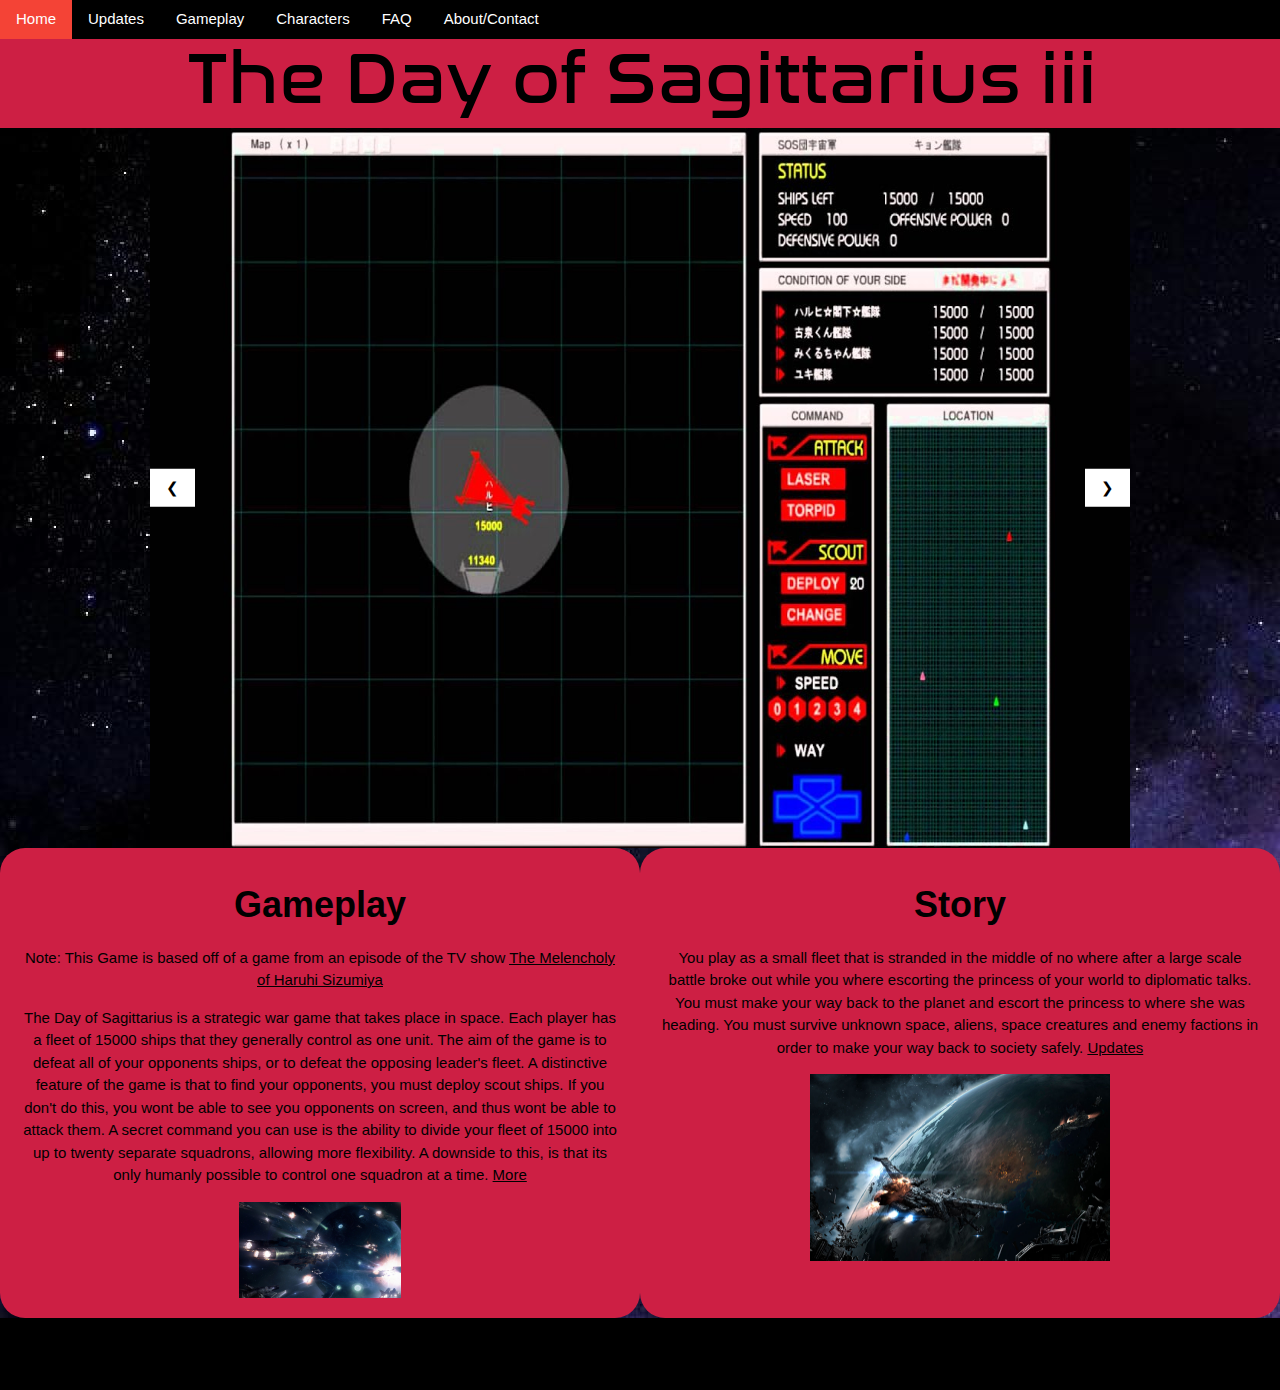
<file: index.html>
<!DOCTYPE html>
<html lang="en">
<head>    
	<meta charset="utf-8">
  <link rel="stylesheet" href="https://www.w3schools.com/w3css/4/w3.css">
	<link rel="stylesheet" type="text/css" href="mystyle.css">
	<title>Day of Sagittarius iii</title>
<link rel="shortcut icon" href="imgs/head.ico">
<link rel="stylesheet" href="https://cdnjs.cloudflare.com/ajax/libs/font-awesome/4.7.0/css/font-awesome.min.css">
</head>
<body>
  <div class="w3-hide-small">
    <div class="nav w3-bar w3-black">
    	<a class= "w3-bar-item w3-button active w3-hover-red" href="index.html">Home</a>
        <a class ="w3-bar-item w3-button w3-hover-red" href="booking.html">Updates</a>
        <a class ="w3-bar-item w3-button w3-hover-red" href="GamePlay.html">Gameplay</a>
        <a class ="w3-bar-item w3-button w3-hover-red" href="charcters.html">Characters</a>
        <a class ="w3-bar-item w3-button w3-hover-red" href="FAQ.html">FAQ</a>
        <a class ="w3-bar-item w3-button w3-hover-red" href="Contact.html">About/Contact</a>
    </div>
<div class="header">
    <img src="imgs/day.png" alt="Day of Sagittarius iii">
</div>
<div class= "w3-content w3-display-container">
    <img class = "slides img1" src="imgs/ship1.jpg" alt="Gameplay" style="width: 100%">
    <img class = "slides img1" src="imgs/ship2.png" alt="ships" style="width: 100%">
    <img class = "slides img1" src="imgs/ship3.png" alt="screenshot" style="width: 100%">
    <button class="button w3-button w3-display-left w3-white w3-hover-red" onclick="plusDivs(-1)">&#10094;</button>
	<button class="button w3-button w3-display-right w3-white w3-hover-red" onclick="plusDivs(+1)">&#10095;</button>
</div>
<script>
	var slideIndex = 1;
showDivs(slideIndex);

function plusDivs(n) {
  showDivs(slideIndex += n);
}

function showDivs(n) {
  var i;
  var x = document.getElementsByClassName("slides");
  if (n > x.length) {slideIndex = 1}
  if (n < 1) {slideIndex = x.length}
  for (i = 0; i < x.length; i++) {
    x[i].style.display = "none";  
  }
  x[slideIndex-1].style.display = "block";  
}
</script>
<script>
	var slideIndex = 0;
carousel();

function carousel() {
  var i;
  var x = document.getElementsByClassName("slides");
  for (i = 0; i < x.length; i++) {
    x[i].style.display = "none";
  }
  slideIndex++;
  if (slideIndex > x.length) {slideIndex = 1}
  x[slideIndex-1].style.display = "block";
  setTimeout(carousel, 5000); // Change image every 2 seconds
}
</script>
</div>
<div class="w3-hide-large w3-hide-medium">
<div class="w3-dropdown-hover w3-black">
  <button class="w3-black w3-button"><i class="fa fa-bars w3-xxlarge"></i></button>
    <div class="nav w3-dropdown-content w3-bar-block w3-black">
      <a class= "w3-bar-item w3-button w3-hover-red" href="index.html">Home</a>
        <a class ="w3-bar-item w3-button w3-hover-red" href="booking.html">Updates</a>
        <a class ="w3-bar-item w3-button w3-hover-red" href="GamePlay.html">Gameplay</a>
        <a class ="w3-bar-item w3-button w3-hover-red" href="charcters.html">Characters</a>
        <a class ="w3-bar-item w3-button w3-hover-red" href="FAQ.html">FAQ</a>
        <a class ="w3-bar-item w3-button w3-hover-red" href="Contact.html">About/Contact</a>
    </div>
</div>
<div class="header">
    <img src="imgs/day.png" alt="Day of Sagittarius iii" style="width: 100%">
</div>
<div class="w3-text-white w3-center">
<h1>Welcome to The Day Of Sagittarius!</h1>
</div>
<img src="imgs/ship1.jpg" alt="Ship" style="width: 100%">
</div>
<div class="w3-hide-small">
<div class="cards">
	<div class="card w3-half">
		<div class="c1">
			<h1><strong>Gameplay</strong></h1>
			<p>	Note: This Game is based off of a game from an episode of the TV show <span class ="tv"><a href="https://myanimelist.net/anime/849/Suzumiya_Haruhi_no_Yuuutsu">The Melencholy of Haruhi Sizumiya</a></span></p>

			<p>The Day of Sagittarius is a strategic war game that takes place in space. Each player has a fleet of 15000 ships that they generally control as one unit. The aim of the game is to defeat all of your opponents ships, or to defeat the opposing leader's fleet. A distinctive feature of the game is that to find your opponents, you must deploy scout ships. If you don't do this, you wont be able to see you opponents on screen, and thus wont be able to attack them. A secret command you can use is the ability to divide your fleet of 15000 into up to twenty separate squadrons, allowing more flexibility. A downside to this, is that its only humanly possible to control one squadron at a time. <a href="#"> More</a>
			</p>
			<img class="width" src="imgs/spacefight.jpg" alt="spacefight" style="width: 27%">
		</div>

	</div>
	<div class="card w3-half">
		<div class="c2">
			<h1><strong>Story</strong></h1>
			<p>You play as a small fleet that is stranded in the middle of no where after a large scale battle broke out while you where escorting the princess of your world to diplomatic talks. You must make your way back to the planet and escort the princess to where she was heading. You must survive unknown space, aliens, space creatures and enemy factions in order to make your way back to society safely. <a href="booking.html">Updates</a>
			</p>
			<img src="imgs/ship4.jpg" alt="Story" style="width: 50%">
		</div>	
	</div>
</div>
<div class="w3-bar footer w3-xlarge">
	<a class="w3-bar-item w3-hover-red" href="#"><i class="fa fa-facebook"></i></a>
	<a class="w3-bar-item w3-hover-red" href="#"><i class="fa fa-twitter"></i></a>
	<a class="w3-bar-item w3-hover-red" href="#"><i class="fa fa-steam"></i></a>
</div>
</div>
<div class="w3-hide-large w3-hide-medium">
  <div class="thing">
  <div class="card w3-half">
    <div class="c1">
      <h1><strong>Gameplay</strong></h1>
      <p> Note: This Game is based off of a game from an episode of the TV show <span class ="tv"><a href="https://myanimelist.net/anime/849/Suzumiya_Haruhi_no_Yuuutsu">The Melencholy of Haruhi Sizumiya</a></span></p>

      <p>The Day of Sagittarius is a strategic war game that takes place in space. Each player has a fleet of 15000 ships that they generally control as one unit. The aim of the game is to defeat all of your opponents ships, or to defeat the opposing leader's fleet. A distinctive feature of the game is that to find your opponents, you must deploy scout ships. If you don't do this, you wont be able to see you opponents on screen, and thus wont be able to attack them. A secret command you can use is the ability to divide your fleet of 15000 into up to twenty separate squadrons, allowing more flexibility. A downside to this, is that its only humanly possible to control one squadron at a time. <a href="#"> More</a>
      </p>
    </div>

  </div>
  <div class="card w3-half">
    <div class="c2">
      <h1><strong>Story</strong></h1>
      <p>You play as a small fleet that is stranded in the middle of no where after a large scale battle broke out while you where escorting the princess of your world to diplomatic talks. You must make your way back to the planet and escort the princess to where she was heading. You must survive unknown space, aliens, space creatures and enemy factions in order to make your way back to society safely. <a href="booking.html">Updates</a>
      </p>
    </div>  
  </div>
</div>
</div>
</body>
</html>
</file>
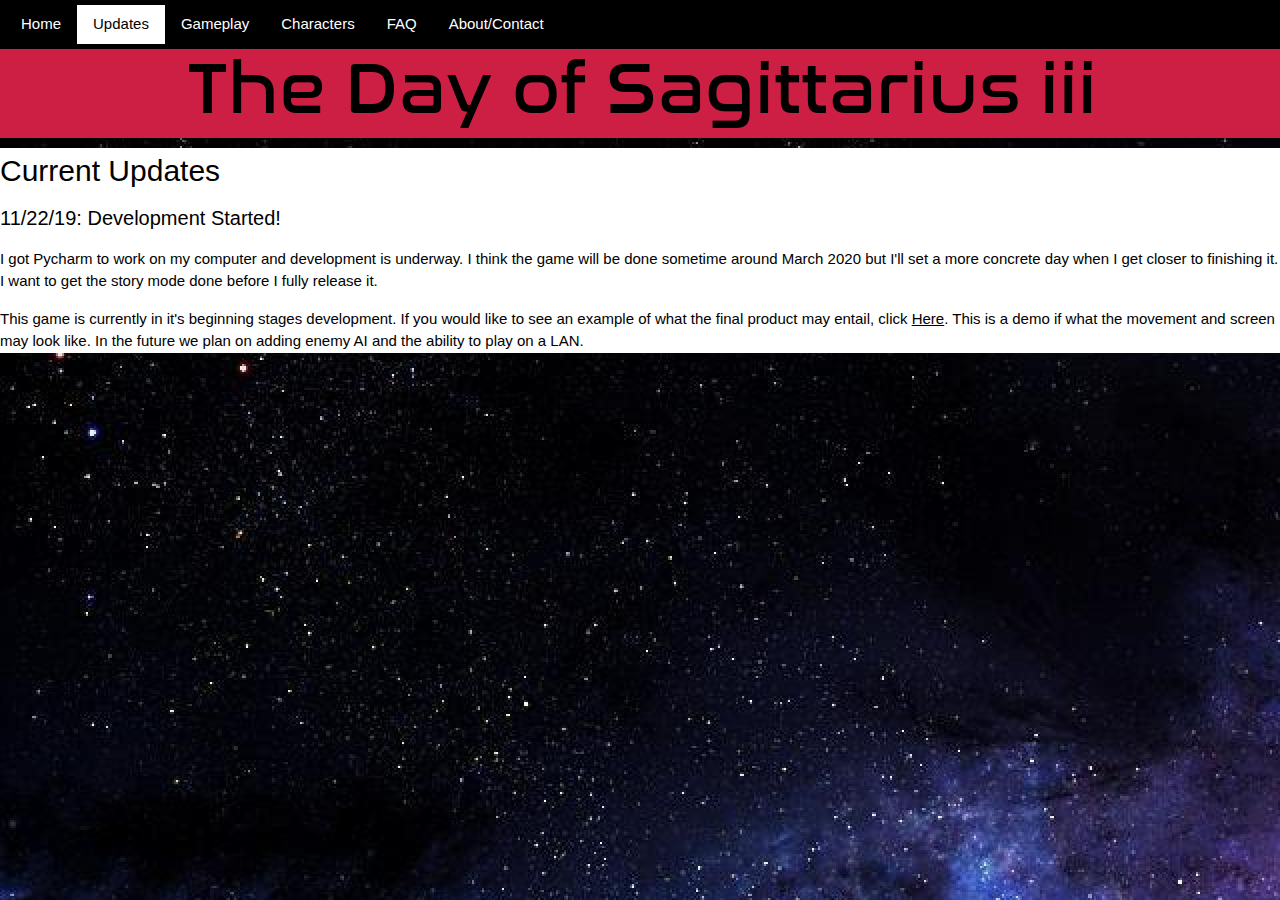
<file: booking.html>
<!DOCTYPE html>
<html lang="en">
	<head>
		<title>Day of Sagittarius iii</title>
		<link rel="stylesheet" href="bigcss.css">
        <link rel="stylesheet" href="https://www.w3schools.com/w3css/4/w3.css">
        <link rel="stylesheet" type="text/css" href="mystyle.css">
        <link rel="shortcut icon" href="imgs/head.ico">
        <link rel="stylesheet" href="https://cdnjs.cloudflare.com/ajax/libs/font-awesome/4.7.0/css/font-awesome.min.css">
	</head>
	<body>
    <div class="nav w3-bar w3-black w3-hide-small">
        <a class ="w3-bar-item w3-button w3-hover-red" href="index.html">Home</a>
        <a class ="w3-bar-item w3-button active" href="booking.html">Updates</a>
        <a class ="w3-bar-item w3-button w3-hover-red" href="GamePlay.html">Gameplay</a>
        <a class ="w3-bar-item w3-button w3-hover-red" href="charcters.html">Characters</a>
        <a class ="w3-bar-item w3-button w3-hover-red" href="FAQ.html">FAQ</a>
        <a class ="w3-bar-item w3-button w3-hover-red" href="Contact.html">About/Contact</a>
    </div>
<div class="header w3-hide-small">
    <img src="imgs/day.png" alt="Day of Sagittarius iii">
</div> 

<div class="w3-hide-large w3-hide-medium">
<div class="w3-dropdown-hover w3-black">
    <button class="w3-black w3-button"><i class="fa fa-bars w3-xxlarge"></i></button>
    <div class="nav w3-dropdown-content w3-bar-block w3-black">
        <a class= "w3-bar-item w3-button w3-hover-red" href="index.html">Home</a>
        <a class ="w3-bar-item w3-button w3-hover-red" href="booking.html">Updates</a>
        <a class ="w3-bar-item w3-button w3-hover-red" href="GamePlay.html">Gameplay</a>
        <a class ="w3-bar-item w3-button w3-hover-red" href="charcters.html">Characters</a>
        <a class ="w3-bar-item w3-button w3-hover-red" href="FAQ.html">FAQ</a>
        <a class ="w3-bar-item w3-button w3-hover-red" href="Contact.html">About/Contact</a>
    </div>
</div>
<div class="header">
    <img src="imgs/day.png" alt="Day of Sagittarius iii" style="width: 100%">
</div>
</div>
    <div class="date">
        <h2>Current Updates</h2>
        <h4>11/22/19: Development Started!</h4>
        <p>I got Pycharm to work on my computer and development is underway. I think the game will be done sometime around March 2020 but I'll set a more concrete day when I get closer to finishing it. I want to get the story mode done before I fully release it.</p>

        <p>
            This game is currently in it's beginning stages development. If you would like to see an example of what the final product may entail, click <a href="http://void.heteml.jp/flash/tdos3_sa/">Here</a>. This is a demo if what the movement and screen may look like. In the future we plan on adding enemy AI and the ability to play on a LAN.
        </p>
    </div>
</body>
</file>
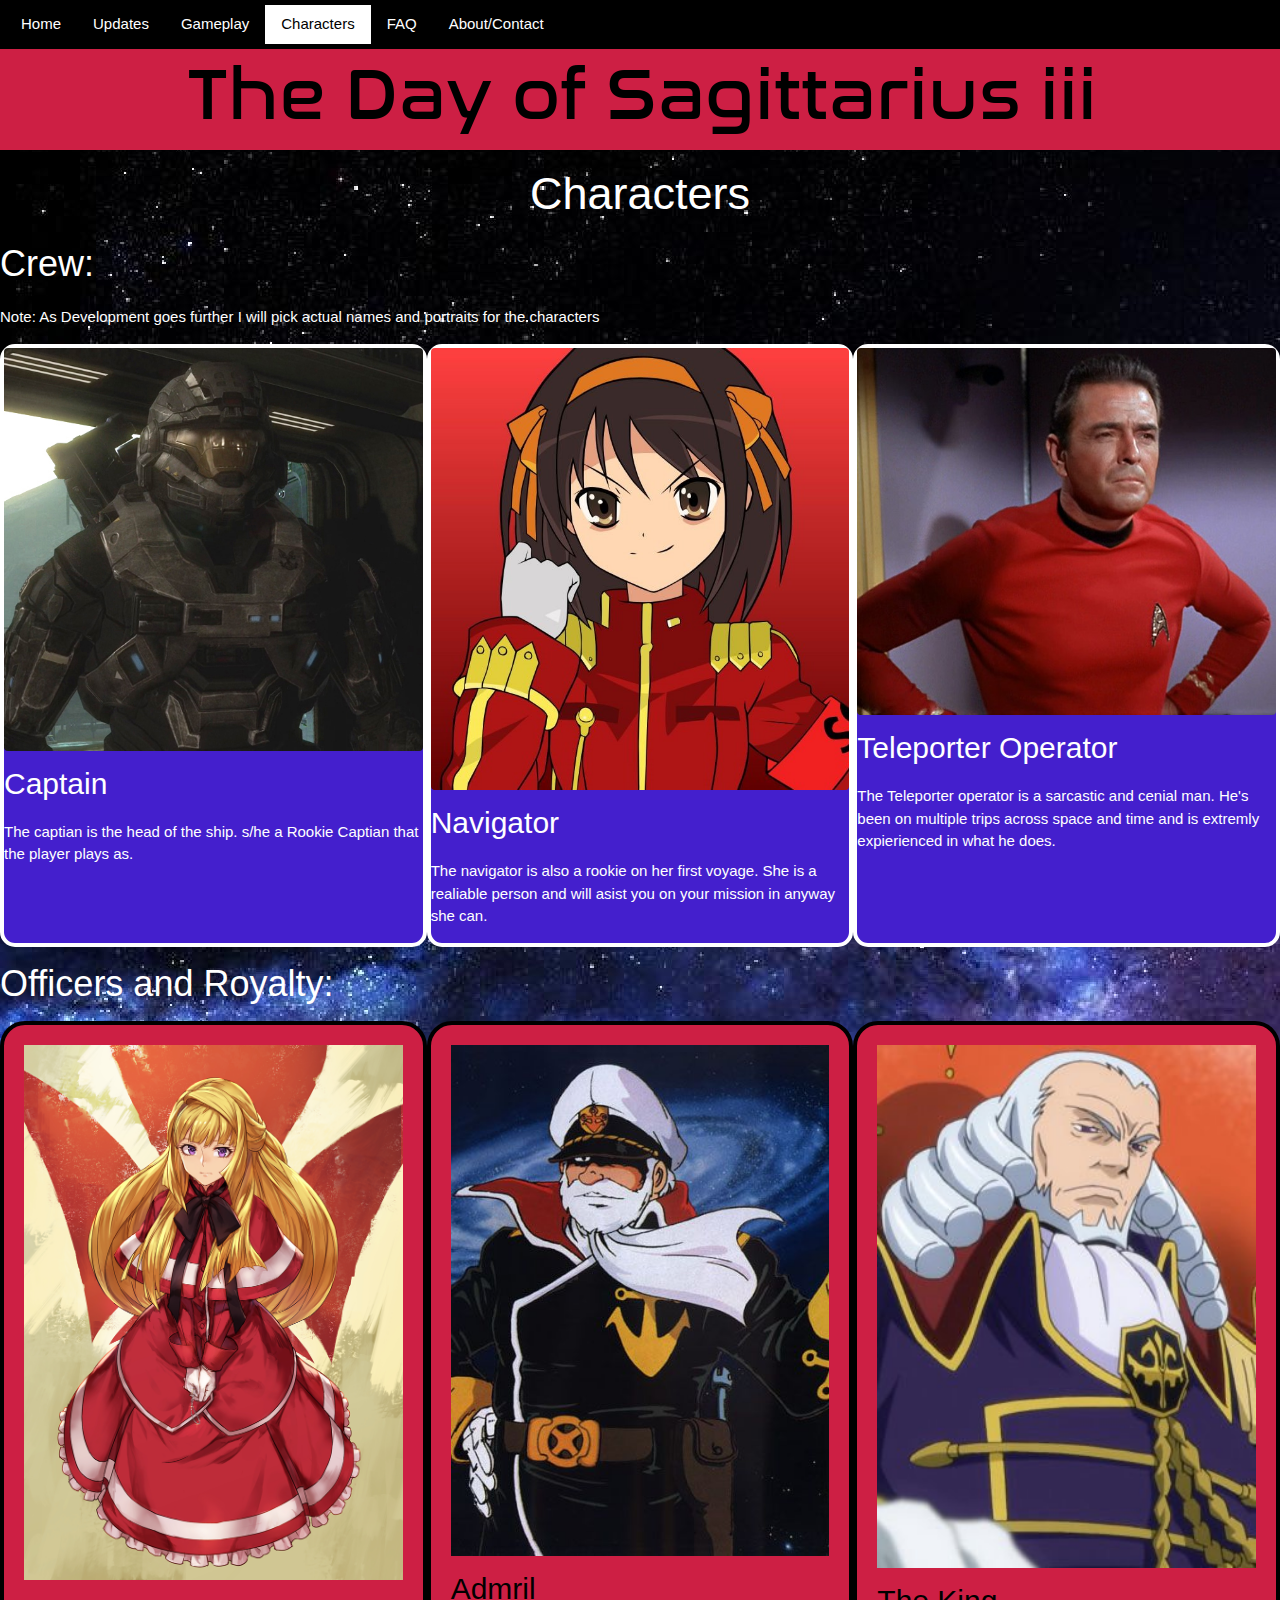
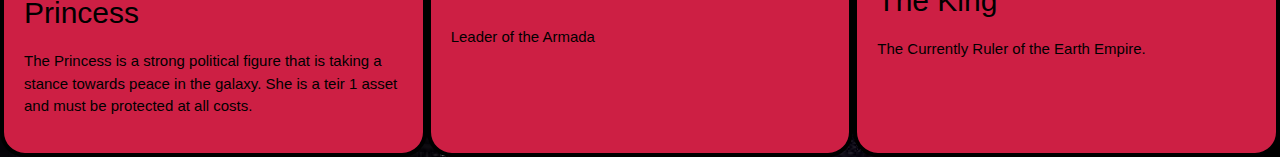
<file: charcters.html>
<!DOCTYPE html>
<html lang="en">
<head>
<title>Characters</title>
<meta charset="utf-8">
<link rel="stylesheet" href="https://www.w3schools.com/w3css/4/w3.css">
<link rel="stylesheet" type="text/css" href="bigcss.css">
<link rel="stylesheet" type="text/css" href="mystyle.css">
<link rel="shortcut icon" href="imgs/head.ico">
<link rel="stylesheet" href="https://cdnjs.cloudflare.com/ajax/libs/font-awesome/4.7.0/css/font-awesome.min.css">
</head>
<body>
<div class="w3-hide-small">
    <div class="nav w3-bar w3-black">
    	<a class= "w3-bar-item w3-button w3-hover-red" href="index.html">Home</a>
        <a class ="w3-bar-item w3-button w3-hover-red" href="booking.html">Updates</a>
        <a class ="w3-bar-item w3-button w3-hover-red" href="GamePlay.html">Gameplay</a>
        <a class ="w3-bar-item w3-button active w3-hover-red" href="charcters.html">Characters</a>
        <a class ="w3-bar-item w3-button w3-hover-red" href="FAQ.html">FAQ</a>
        <a class ="w3-bar-item w3-button w3-hover-red" href="Contact.html">About/Contact</a>
 </div>
<div class="header w3-padding-16">
    <img src="imgs/day.png" alt="Day of Sagittarius iii">
</div>

<div>
<h1 class="head">Characters</h1>
</div>
</div>
<div class="w3-hide-large w3-hide-medium">
<div class="w3-dropdown-hover w3-black">
	<button class="w3-black w3-button"><i class="fa fa-bars w3-xxlarge"></i></button>
    <div class="nav w3-dropdown-content w3-bar-block w3-black">
    	<a class= "w3-bar-item w3-button w3-hover-red" href="index.html">Home</a>
        <a class ="w3-bar-item w3-button w3-hover-red" href="booking.html">Updates</a>
        <a class ="w3-bar-item w3-button w3-hover-red" href="GamePlay.html">Gameplay</a>
        <a class ="w3-bar-item w3-button w3-hover-red" href="charcters.html">Characters</a>
        <a class ="w3-bar-item w3-button w3-hover-red" href="FAQ.html">FAQ</a>
        <a class ="w3-bar-item w3-button w3-hover-red" href="Contact.html">About/Contact</a>
    </div>
</div>
<div class="header">
    <img src="imgs/day.png" alt="Day of Sagittarius iii" style="width: 100%">
</div>
</div>
<div class="w3-hide-small">
<div class="w3-text-white">
	<h1>Crew:</h1>
	<p>Note: As Development goes further I will pick actual names and portraits for the characters</p>
</div>
<div class="box2">
	<div class="card2 w3-third">
		<img src="imgs/cap.jpg" alt="Captain" class="w3-round" style="width: 100%">
		<h2>Captain</h2>
		<p>The captian is the head of the ship. s/he a Rookie Captian that the player plays as.</p>
	</div>
	<div class="card2 w3-third">
		<img src="imgs/nav.jpg" alt="Navigator" style="width: 100%" class="w3-round">
		<h2>
			Navigator
		</h2>
		<p>The navigator is also a rookie on her first voyage. She is a realiable person and will asist you on your mission in anyway she can.</p>
	</div>
	<div class="card2 w3-third">
		<img src="imgs/scotty.jpg" alt="Teleporter Operator" class="w3-round" style="width: 100%">
		<h2>
			Teleporter Operator
		</h2>
		<p>The Teleporter operator is a sarcastic and cenial man. He's been on multiple trips across space and time and is extremly expierienced in what he does.</p>
   </div>
</div>
<div class="w3-text-white">
	<h1>Officers and Royalty:</h1>
</div>
<div class="box2">

	<div class="card w3-third">
		<img src="imgs/princess.jpg" alt="Princess" style="width: 100%">
		<h2>Princess</h2>
		<p>The Princess is a strong political figure that is taking a stance towards peace in the galaxy. She is a teir 1 asset and must be protected at all costs.</p>
	</div>
	<div class="card w3-third">
		<img src="imgs/ad2.jpg" alt="Admril" style="width: 100%">
		<h2>
			Admril
		</h2>
		<p>Leader of the Armada</p>
	</div>
	<div class="card w3-third">
		<img src="imgs/king.jpg" alt="King" style="width: 100%">
		<h2>
			The King
		</h2>
		<p>The Currently Ruler of the Earth Empire.</p>
	</div>
</div>
</div>
<div>
<div class="w3-hide-medium w3-hide-large">
	<div class="w3-text-white">
	<h1>Crew:</h1>
	<p>Note: As Development goes further I will pick actual names and portraits for the characters</p>
</div>

<div class="box">
	<div class="card2 w3-third">
		<img src="imgs/cap.jpg" alt="Captain" class="w3-round" style="width: 100%">
		<h2>Captain</h2>
		<p>The captian is the head of the ship. s/he a Rookie Captian that the player plays as.</p>
	</div>
	<div class="card2 w3-third">
		<img src="imgs/nav.jpg" alt="Navigator" style="width: 100%" class="w3-round">
		<h2>
			Navigator
		</h2>
		<p>The navigator is also a rookie on her first voyage. She is a realiable person and will asist you on your mission in anyway she can.</p>
	</div>
	<div class="card2 w3-third">
		<img src="imgs/scotty.jpg" alt="Teleporter Operator" class="w3-round" style="width: 100%">
		<h2>
			Teleporter Operator
		</h2>
		<p>The Teleporter operator is a sarcastic and cenial man. He's been on multiple trips across space and time and is extremly expierienced in what he does.</p>
   </div>
</div>
<div class="w3-text-white">
	<h1>Officers and Royalty:</h1>
</div>
<div class="box">

	<div class="card w3-third">
		<img src="imgs/princess.jpg" alt="Princess" style="width: 100%">
		<h2>Princess</h2>
		<p>The Princess is a strong political figure that is taking a stance towards peace in the galaxy. She is a teir 1 asset and must be protected at all costs.</p>
	</div>
	<div class="card w3-third">
		<img src="imgs/ad2.jpg" alt="Admril" style="width: 100%">
		<h2>
			Admril
		</h2>
		<p>Leader of the Armada</p>
	</div>
	<div class="card w3-third">
		<img src="imgs/king.jpg" alt="king" style="width: 100%">
		<h2>
			The King
		</h2>
		<p>The Currently Ruler of the Earth Empire.</p>
	</div>
</div>
</div>
</body>
</html>
</file>
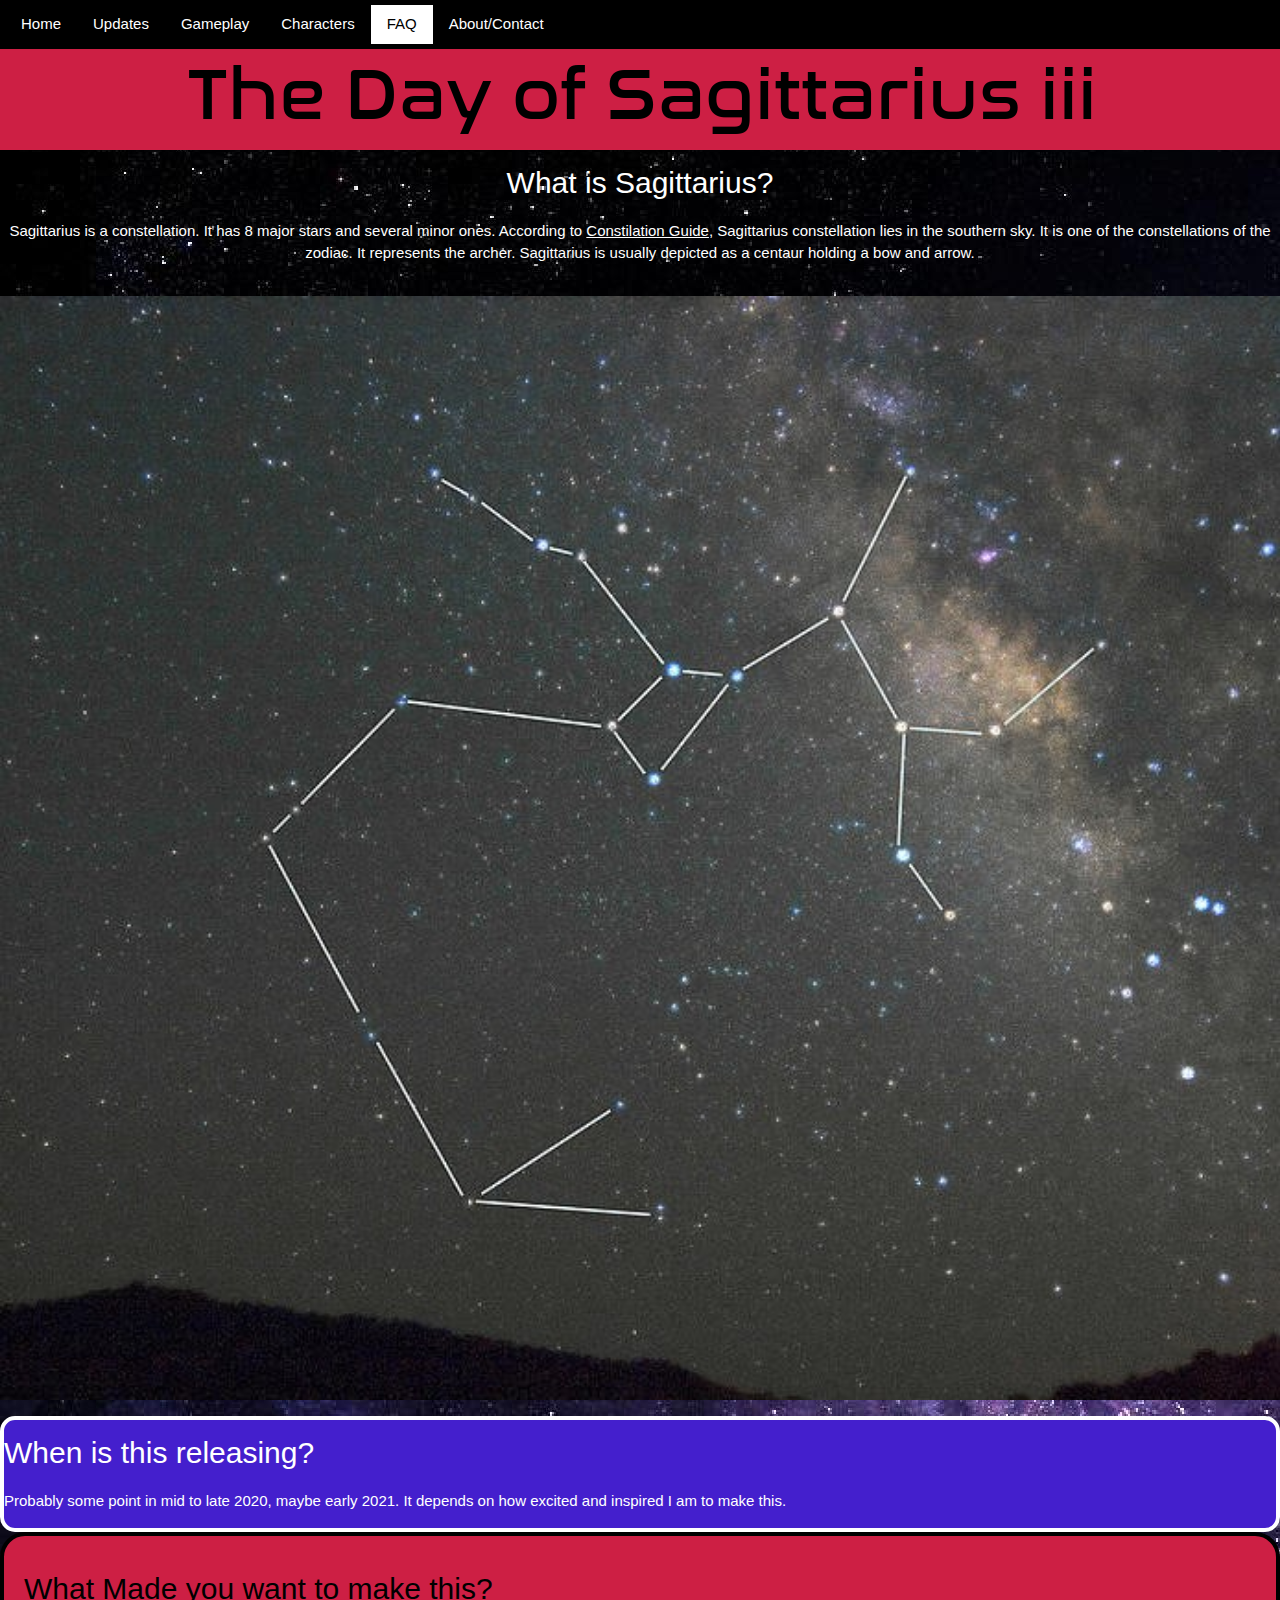
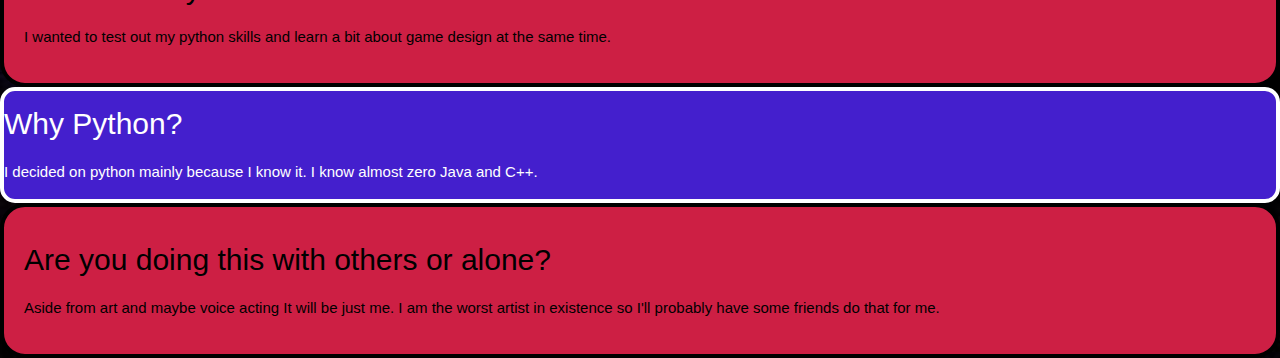
<file: FAQ.html>
<!DOCTYPE html>
<html lang="en">
<head>
<title> FAQs </title>
<meta charset="utf-8">
<link rel="stylesheet" href="https://www.w3schools.com/w3css/4/w3.css">
<link rel="stylesheet" type="text/css" href="bigcss.css">
<link rel="stylesheet" type="text/css" href="mystyle.css">
<link rel="shortcut icon" href="imgs/head.ico">
<link rel="stylesheet" href="https://cdnjs.cloudflare.com/ajax/libs/font-awesome/4.7.0/css/font-awesome.min.css">
</head>
<body>
<div class="w3-hide-small">
    <div class="nav w3-bar w3-black">
    	<a class= "w3-bar-item w3-button w3-hover-red" href="index.html">Home</a>
        <a class ="w3-bar-item w3-button w3-hover-red" href="booking.html">Updates</a>
        <a class ="w3-bar-item w3-button w3-hover-red" href="GamePlay.html">Gameplay</a>
        <a class ="w3-bar-item w3-button w3-hover-red" href="charcters.html">Characters</a>
        <a class ="w3-bar-item w3-button active w3-hover-red" href="FAQ.html">FAQ</a>
        <a class ="w3-bar-item w3-button w3-hover-red" href="Contact.html">About/Contact</a>
    </div>
<div class="header w3-padding-16">
    <img src="imgs/day.png" alt="Day of Sagittarius iii">
</div>
</div>
<div class="w3-hide-large w3-hide-medium">
<div class="w3-dropdown-hover w3-black">
	<button class="w3-black w3-button"><i class="fa fa-bars w3-xxlarge"></i></button>
    <div class="nav w3-dropdown-content w3-bar-block w3-black">
    	<a class= "w3-bar-item w3-button w3-hover-red" href="index.html">Home</a>
        <a class ="w3-bar-item w3-button w3-hover-red" href="booking.html">Updates</a>
        <a class ="w3-bar-item w3-button w3-hover-red" href="GamePlay.html">Gameplay</a>
        <a class ="w3-bar-item w3-button w3-hover-red" href="charcters.html">Characters</a>
        <a class ="w3-bar-item w3-button w3-hover-red" href="FAQ.html">FAQ</a>
        <a class ="w3-bar-item w3-button w3-hover-red" href="Contact.html">About/Contact</a>
    </div>
</div>
<div class="header">
    <img src="imgs/day.png" alt="Day of Sagittarius iii" style="width: 100%">
</div>
</div>
<div class=" w3-center w3-text-white">
	<h2>What is Sagittarius?</h2>
	<p>
		Sagittarius is a constellation. It has 8 major stars and several minor ones. According to <a href="https://www.constellation-guide.com/constellation-list/sagittarius-constellation/">Constilation Guide</a>,  Sagittarius constellation lies in the southern sky. It is one of the constellations of the zodiac. It represents the archer. Sagittarius is usually depicted as a centaur holding a bow and arrow.
	</p>
</div>

<div class="w3-padding-16 w3-center">
	<img src="imgs/star.jpg" alt="Sagittarius" style="width: 100%">
</div>
<div class="box">
<div class="card2">
	<h2>When is this releasing?</h2>
	<p>Probably some point in mid to late 2020, maybe early 2021. It depends on how excited and inspired I am to make this.</p>
</div>
<div class="card">
	<h2>What Made you want to make this?</h2>
	<p>I wanted to test out my python skills and learn a bit about game design at the same time.</p>
</div>
<div class="card2">
	<h2>Why Python?</h2>
	<p>I decided on python mainly because I know it. I know almost zero Java and C++.</p>
</div>
<div class="card">
	<h2>Are you doing this with others or alone?</h2>
	<p>Aside from art and maybe voice acting It will be just me. I am the worst artist in existence so I'll probably have some friends do that for me.</p>
</div>
</div>
</body>
</file>
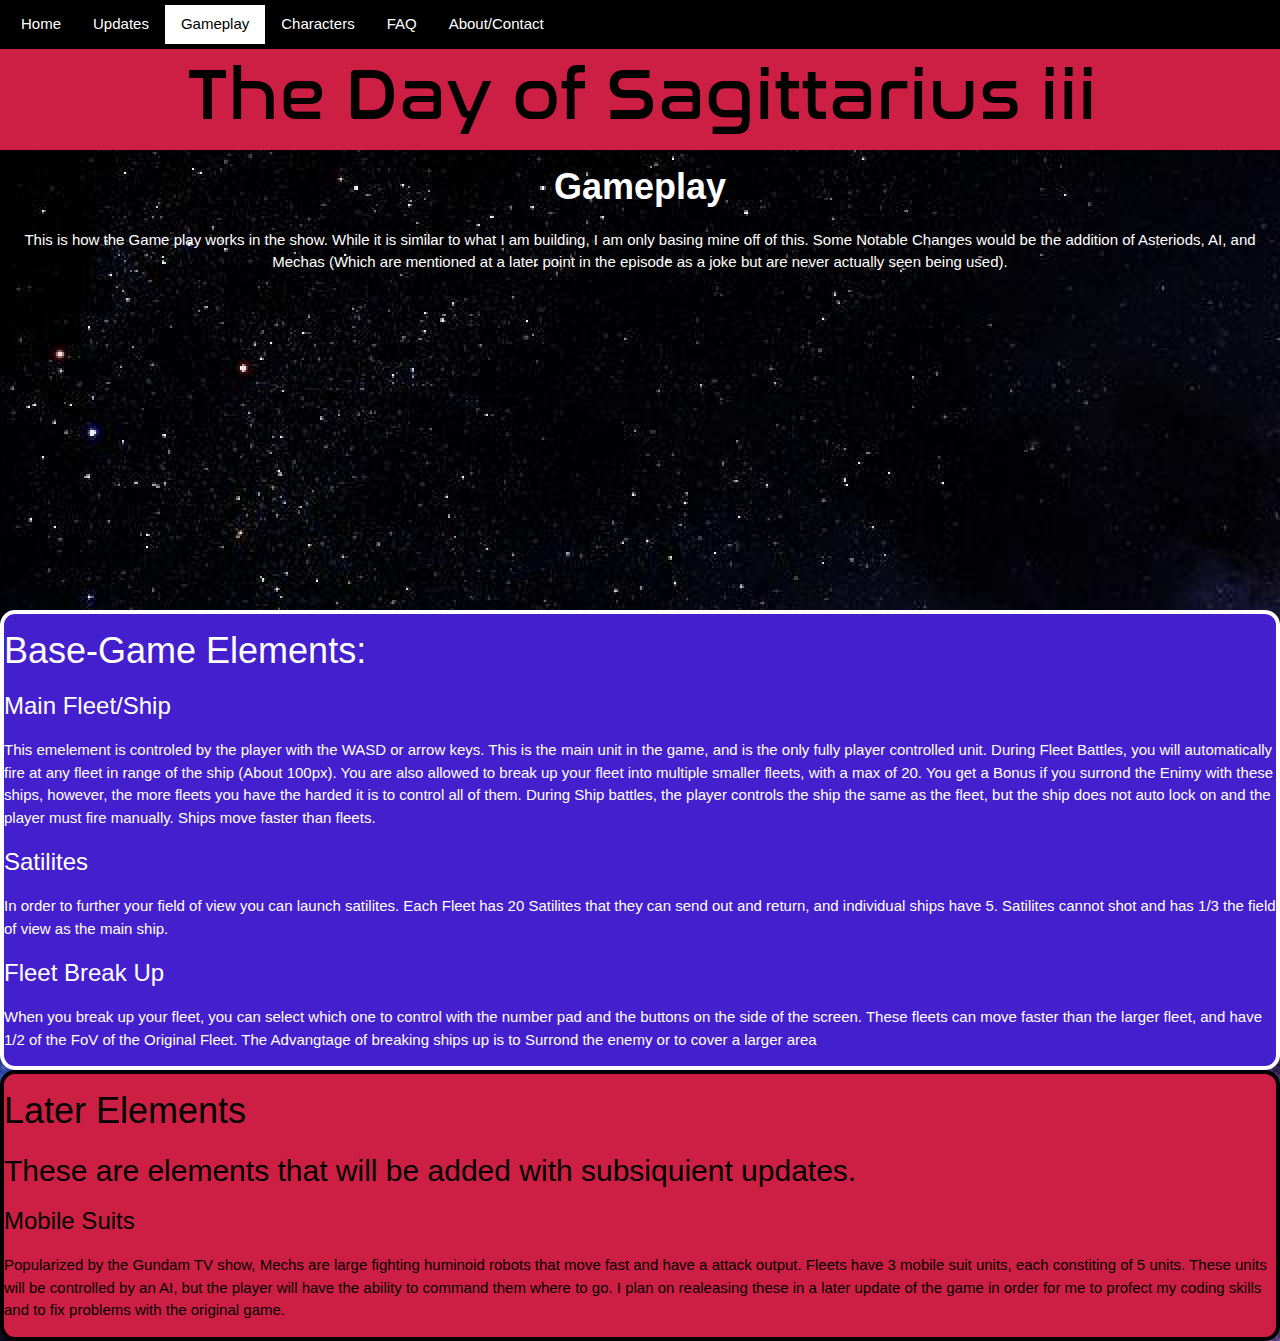
<file: GamePlay.html>
<!DOCTYPE html>
<html lang="en">
<head>
<title> Gameplay </title>
<meta charset="utf-8">
<link rel="stylesheet" href="https://www.w3schools.com/w3css/4/w3.css">
<link rel="stylesheet" type="text/css" href="bigcss.css">
<link rel="stylesheet" type="text/css" href="mystyle.css">
<link rel="shortcut icon" href="imgs/head.ico">
<link rel="stylesheet" href="https://cdnjs.cloudflare.com/ajax/libs/font-awesome/4.7.0/css/font-awesome.min.css">
</head>
<body>
<div>
<div class="nav w3-bar w3-black w3-hide-small">
    	<a class= "w3-bar-item w3-button w3-hover-red" href="index.html">Home</a>
        <a class ="w3-bar-item w3-button w3-hover-red" href="booking.html">Updates</a>
        <a class ="w3-bar-item w3-button w3-hover-red active" href="GamePlay.html">Gameplay</a>
        <a class ="w3-bar-item w3-button w3-hover-red" href="charcters.html">Characters</a>
        <a class ="w3-bar-item w3-button w3-hover-red" href="FAQ.html">FAQ</a>
        <a class ="w3-bar-item w3-button w3-hover-red" href="Contact.html">About/Contact</a>
    </div>
<div class=" w3-hide-small header w3-padding-16">
    <img src="imgs/day.png" alt="Day of Sagittarius iii">
</div>
</div>
<div class="w3-hide-large w3-hide-medium">
<div class="w3-dropdown-hover w3-black">
	<button class="w3-black w3-button"><i class="fa fa-bars w3-xxlarge"></i></button>
    <div class="nav w3-dropdown-content w3-bar-block w3-black">
    	<a class= "w3-bar-item w3-button w3-hover-red" href="index.html">Home</a>
        <a class ="w3-bar-item w3-button w3-hover-red" href="booking.html">Updates</a>
        <a class ="w3-bar-item w3-button w3-hover-red" href="GamePlay.html">Gameplay</a>
        <a class ="w3-bar-item w3-button w3-hover-red" href="charcters.html">Characters</a>
        <a class ="w3-bar-item w3-button w3-hover-red" href="FAQ.html">FAQ</a>
        <a class ="w3-bar-item w3-button w3-hover-red" href="Contact.html">About/Contact</a>
    </div>
</div>
<div class="header">
    <img src="imgs/day.png" alt="Day of Sagittarius iii" style="width: 100%">
</div>
</div>
<div class="w3-center w3-text-white">
<h1><strong>Gameplay</strong></h1>
<p>This is how the Game play works in the show. While it is similar to what I am building, I am only basing mine off of this. Some Notable Changes would be the addition of Asteriods, AI, and Mechas (Which are mentioned at a later point in the episode as a joke but are never actually seen being used).</p>
<div class="w3-hide-small">
<iframe width="560" height="315" src="https://www.youtube.com/embed/K6q1TUAzAVU?start=645" frameborder="0" allow="accelerometer; autoplay; encrypted-media; gyroscope; picture-in-picture" allowfullscreen></iframe>
</div>
<div class="w3-hide-medium w3-hide-large">
	<iframe style="width: 100%" width="560" height="315" src="https://www.youtube.com/embed/K6q1TUAzAVU?start=645" frameborder="0" allow="accelerometer; autoplay; encrypted-media; gyroscope; picture-in-picture" allowfullscreen></iframe>

</div>
</div>
<div class="element">
<div>
<h1>
	Base-Game Elements:
</h1>
</div>
<div>
<h3>
	Main Fleet/Ship
</h3>
<p>
	This emelement is controled by the player with the WASD or arrow keys. This is the main unit in the game, and is the only fully player controlled unit. During Fleet Battles, you will automatically fire at any fleet in range of the ship (About 100px). You are also allowed to break up your fleet into multiple smaller fleets, with a max of 20. You get a Bonus if you surrond the Enimy with these ships, however, the more fleets you have the harded it is to control all of them. During Ship battles, the player controls the ship the same as the fleet, but the ship does not auto lock on and the player must fire manually. Ships move faster than fleets. 
</p>
</div>
<h3>
	Satilites
</h3>
<p>
	In order to further your field of view you can launch satilites. Each Fleet has 20 Satilites that they can send out and return, and individual ships have 5. Satilites cannot shot and has 1/3 the field of view as the main ship.
</p>
<h3>
	Fleet Break Up
</h3>
<p>
	When you break up your fleet, you can select which one to control with the number pad and the buttons on the side of the screen. These fleets can move faster than the larger fleet, and have 1/2 of the FoV of the Original Fleet. The Advangtage of breaking ships up is to Surrond the enemy or to cover a larger area
</p>
</div>
<div  class="elementtwo">
<h1>Later Elements</h1>
<h2>These are elements that will be added with subsiquient updates.</h2>
<h3>Mobile Suits</h3>
<p>
	Popularized by the Gundam TV show, Mechs are large fighting huminoid robots that move fast and have a attack output. Fleets have 3 mobile suit units, each constiting of 5 units. These units will be controlled by an AI, but the player will have the ability to command them where to go. I plan on realeasing these in a later update of the game in order for me to profect my coding skills and to fix problems with the original game.
</p>
</div>
</body>
</html>
</file>
<file: mystyle.css>
body{
	background-image: url(imgs/space.jpg);
}

.header{
	text-align: center;
	padding: 10px;
	background-color:rgb(205,31,68);
}
.button{
	background-color: white;
}
.cards{
	display: flex;
	flex-direction: row;
	text-align:center;
}

.card{
	border-radius: 25px;
	background-color: rgb(205,31,68);
	padding: 20px;
}
.active{
	background-color: white;
	color: black;
}
.img1{
	height: 720px;
}
.tv{
	text-decoration: underline;
}
.date{
	background-color: white;
	color:black;
}
.footer{
	justify-content: center;
	background-color: black;
	padding: 10px
}
.thing{
	display: flex;
	flex-direction: column;
}
</file>
<file: bigcss.css>
.nav{
	padding: 5px;
	text-decoration: none;
}

.element{
	background-color: #441fcd;
	border: solid white 4px;
	border-radius: 15px;
	color: white;
}
.elementtwo{
	color: black;
	background-color: rgb(205,31,68);
	border: solid black 4px;
	border-radius: 15px;

}

.x{
	color: white;
	font-size: 48pt;
}

.contact{
	color: white;
	font-size: 24pt;
}
.box{
	display: flex;
	flex-direction: column;
}

.card{
	background-color: rgb(205,31,68);
	color: black;
	border: solid black 4px;
	border-radius: 15px;
}
.card2{
	background-color: #441fcd;
	color: white;
	border: solid white 4px;
	border-radius: 15px;
}

.head{
	font-size: 3em;
	color: white;
	text-align: center;
}
.box2{
	display: flex;
	flex-direction: row;
}
</file>
